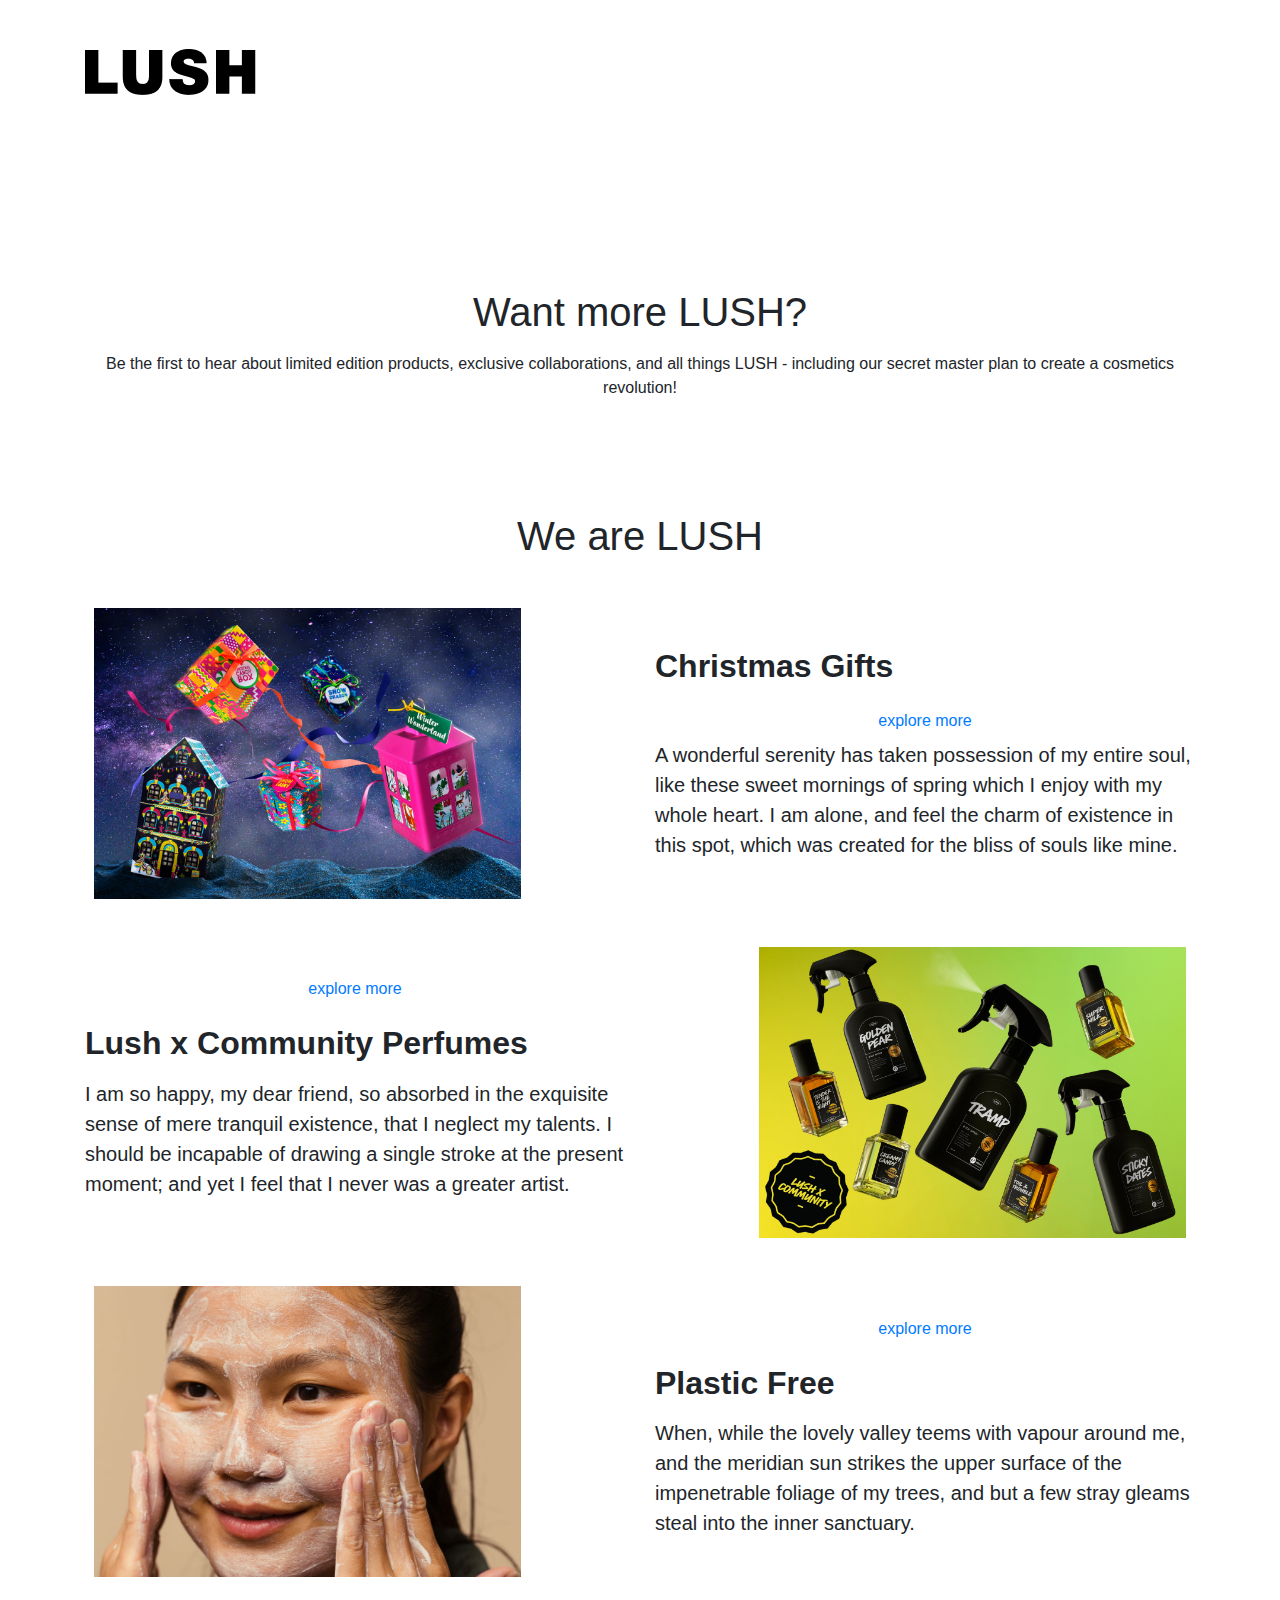
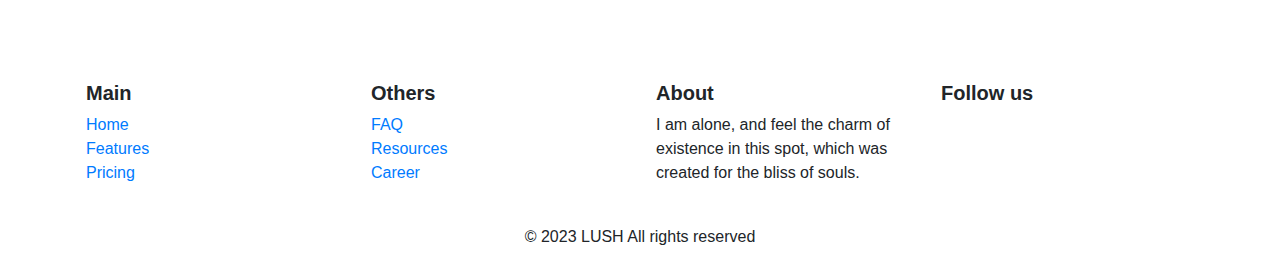
<file: index.html>
<!DOCTYPE html>
<html>
<head>
  <meta charset="utf-8">
  <meta name="viewport" content="width=device-width, initial-scale=1">
  <link rel="stylesheet" href="css/bootstrap-4.4.1.css" type="text/css">
</head>

<body>
  <nav class="navbar navbar-light">
    <div class="container"> 
		<a class="navbar-brand text-primary" href="#">
        <b><img src="images/commerce-site-logo_22.png" alt=""></b>
      </a> </div>
  </nav>
  <div class="py-5 text-center text-white" style="position: relative; overflow: hidden;"> <video autoplay="" loop="" muted="" plays-inline="" style="position: absolute; right: 0; top: 0; min-width:100%; z-index: -100;">
      <source src="images/giphy.gif" type="video/gif"> </video>
  </div>
  <div class="py-5 text-center">
    <div class="container">
      <div class="row">
        <div class="col-md-12">
          <h1 class="mb-3">Want more LUSH?</h1>
          <p>Be the first to hear about limited edition products, exclusive collaborations, and all things LUSH - including our secret master plan to create a cosmetics revolution!</p>
        </div>
      </div>
    </div>
  </div>
  <div class="py-5" >
    <div class="container">
      <div class="row">
        <div class="col-md-12">
          <h1 class="text-center mb-4">We are LUSH</h1>
          <div class="row">
            <div class="col-lg-5 col-md-6 p-md-4 col-3"> <img class="img-fluid d-block" src="images/Christmas_Gifts_New.jpg" width="1500"> </div>
            <div class="col-md-6 offset-lg-1 d-flex flex-column justify-content-center py-4">
              <h2 class="my-3"> <b>Christmas Gifts</b> </h2><a class="btn btn-link" href="christmas.html">explore more</a>
              <p class="lead">A wonderful serenity has taken possession of my entire soul, like these sweet mornings of spring which I enjoy with my whole heart. I am alone, and feel the charm of existence in this spot, which was created for the bliss of souls like mine.</p>
            </div>
          </div>
          <div class="row">
            <div class="col-md-6 d-flex flex-column justify-content-center order-2 order-md-1 py-4">
              <a class="btn btn-link" href="lush x.html">explore more</a>
              <h2 class="my-3"> <b>Lush x Community Perfumes</b> </h2>
              <p class="lead">I am so happy, my dear friend, so absorbed in the exquisite sense of mere tranquil existence, that I neglect my talents. I should be incapable of drawing a single stroke at the present moment; and yet I feel that I never was a greater artist.</p>
            </div>
            <div class="col-lg-5 col-md-6 p-md-4 col-3 offset-lg-1 order-1 order-md-2"> <img class="img-fluid d-block" src="images/Community_Perfumes_Group_Landscape.jpg" width="1500"> </div>
          </div>
          <div class="row">
            <div class="col-lg-5 col-md-6 p-md-4 col-3"> <img class="img-fluid d-block" src="images/vegan_skincare_hero.jpg" width="1500"> </div>
            <div class="col-md-6 offset-lg-1 d-flex flex-column justify-content-center py-4">
              <a class="btn btn-link" href="plastic free.html">explore more</a>
              <h2 class="my-3"> <b>Plastic Free</b> </h2>
              <p class="lead">When, while the lovely valley teems with vapour around me, and the meridian sun strikes the upper surface of the impenetrable foliage of my trees, and but a few stray gleams steal into the inner sanctuary.</p>
            </div>
          </div>
        </div>
      </div>
    </div>
  </div>
  <div class="py-3">
    <div class="container">
      <div class="row">
        <div class="col-lg-3 col-6 p-3">
          <h5> <b>Main</b> </h5>
          <ul class="list-unstyled">
            <li> <a href="#">Home</a> </li>
            <li> <a href="#">Features</a> </li>
            <li> <a href="#">Pricing</a> </li>
          </ul>
        </div>
        <div class="col-lg-3 col-6 p-3">
          <h5> <b>Others</b> </h5>
          <ul class="list-unstyled">
            <li> <a href="#">FAQ</a> </li>
            <li> <a href="#">Resources</a> </li>
            <li> <a href="#">Career</a> </li>
          </ul>
        </div>
        <div class="col-lg-3 col-md-6 p-3">
          <h5> <b>About</b> </h5>
          <p class="mb-0"> I am alone, and feel the charm of existence in this spot, which was created for the bliss of souls.</p>
        </div>
        <div class="col-lg-3 col-md-6 p-3">
          <h5> <b>Follow us</b> </h5>
          <div class="row">
            <div class="col-md-12 d-flex align-items-center justify-content-between my-2"> <a href="#">
                <i class="d-block fa fa-facebook-official text-muted fa-lg mr-2"></i>
              </a> <a href="#">
                <i class="d-block fa fa-instagram text-muted fa-lg mx-2"></i>
              </a> <a href="#">
                <i class="d-block fa fa-google-plus-official text-muted fa-lg mx-2"></i>
              </a> <a href="#">
                <i class="d-block fa fa-pinterest-p text-muted fa-lg mx-2"></i>
              </a> <a href="#">
                <i class="d-block fa fa-reddit text-muted fa-lg mx-2"></i>
              </a> <a href="#">
                <i class="d-block fa fa-twitter text-muted fa-lg ml-2"></i>
              </a> </div>
          </div>
        </div>
      </div>
      <div class="row">
        <div class="col-md-12 text-center">
          <p class="mb-0 mt-2">© 2023 LUSH All rights reserved</p>
        </div>
      </div>
    </div>
  </div>
 
  <script src="js/jquery-3.4.1.min.js" style=""></script>
  <script src="js/popper.min.js"></script>
  <script src="js/bootstrap-4.4.1.js"></script>
</body>

</html>
</file>
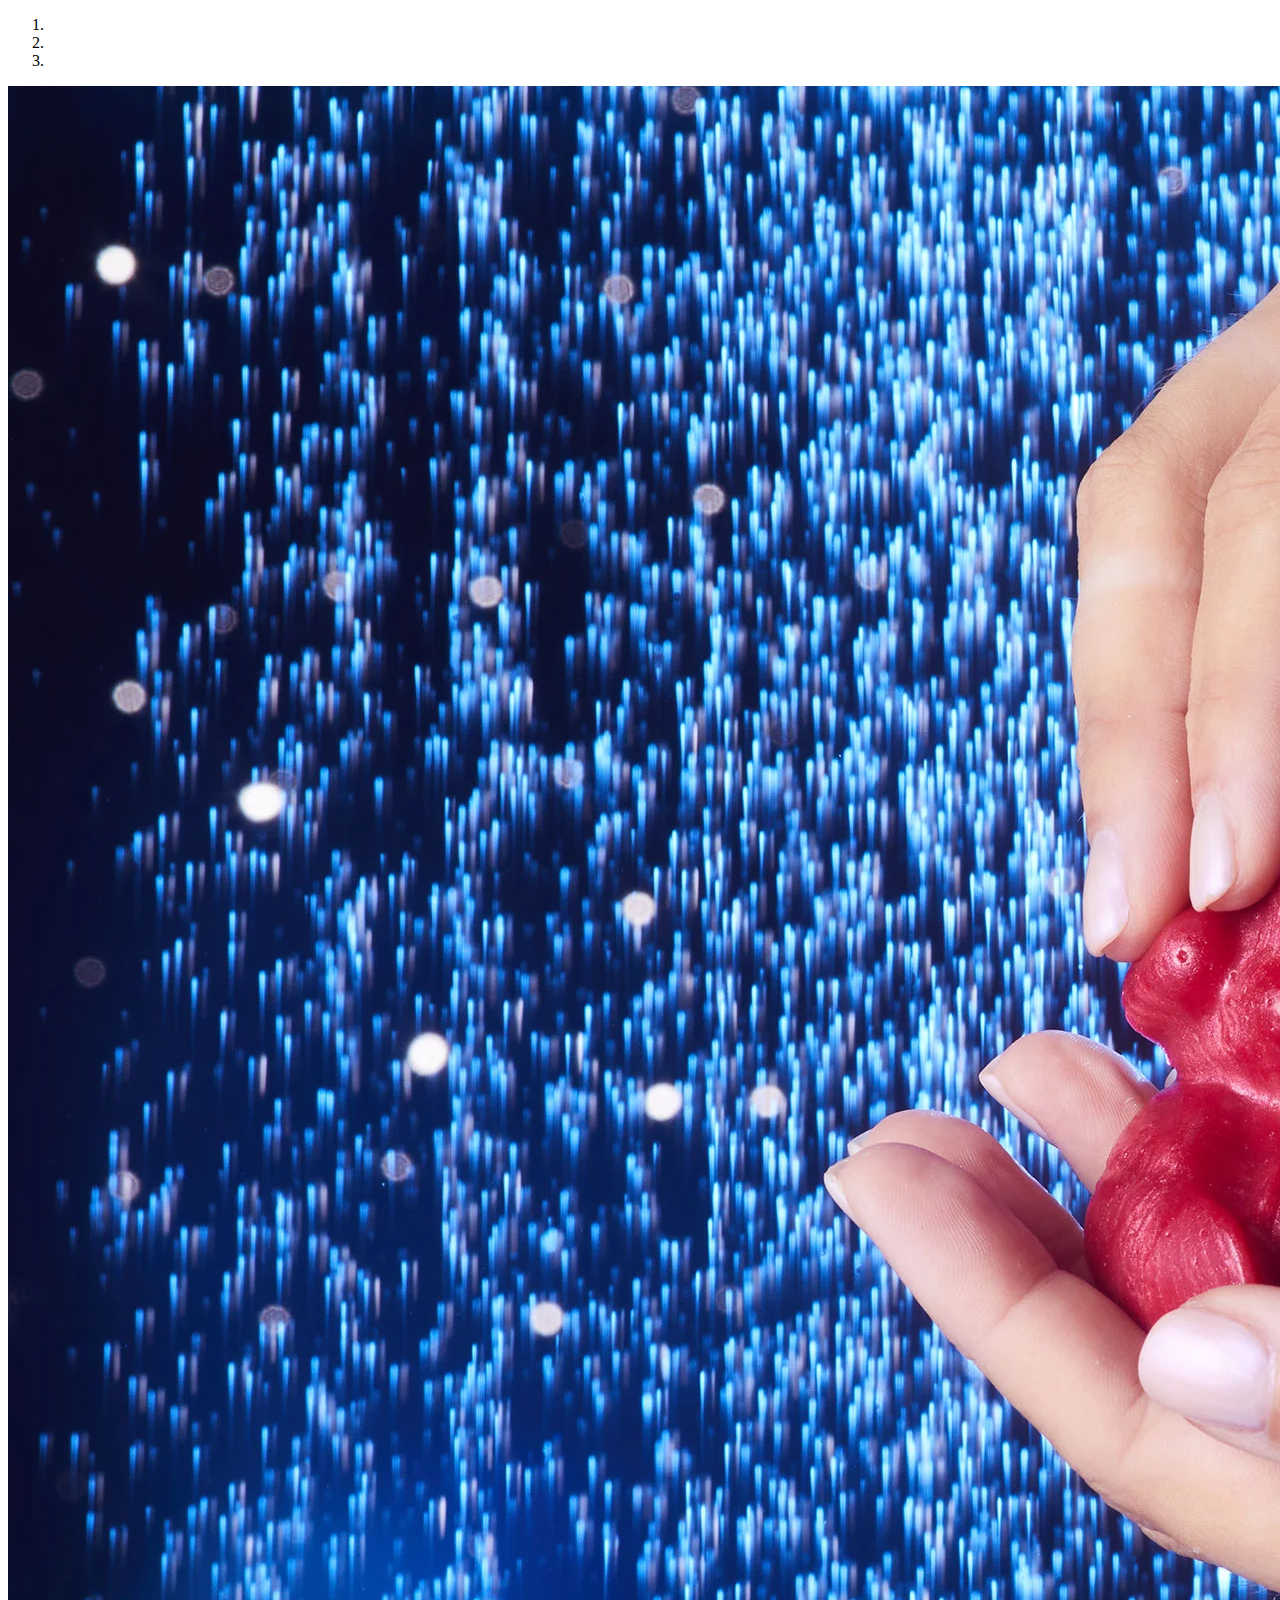
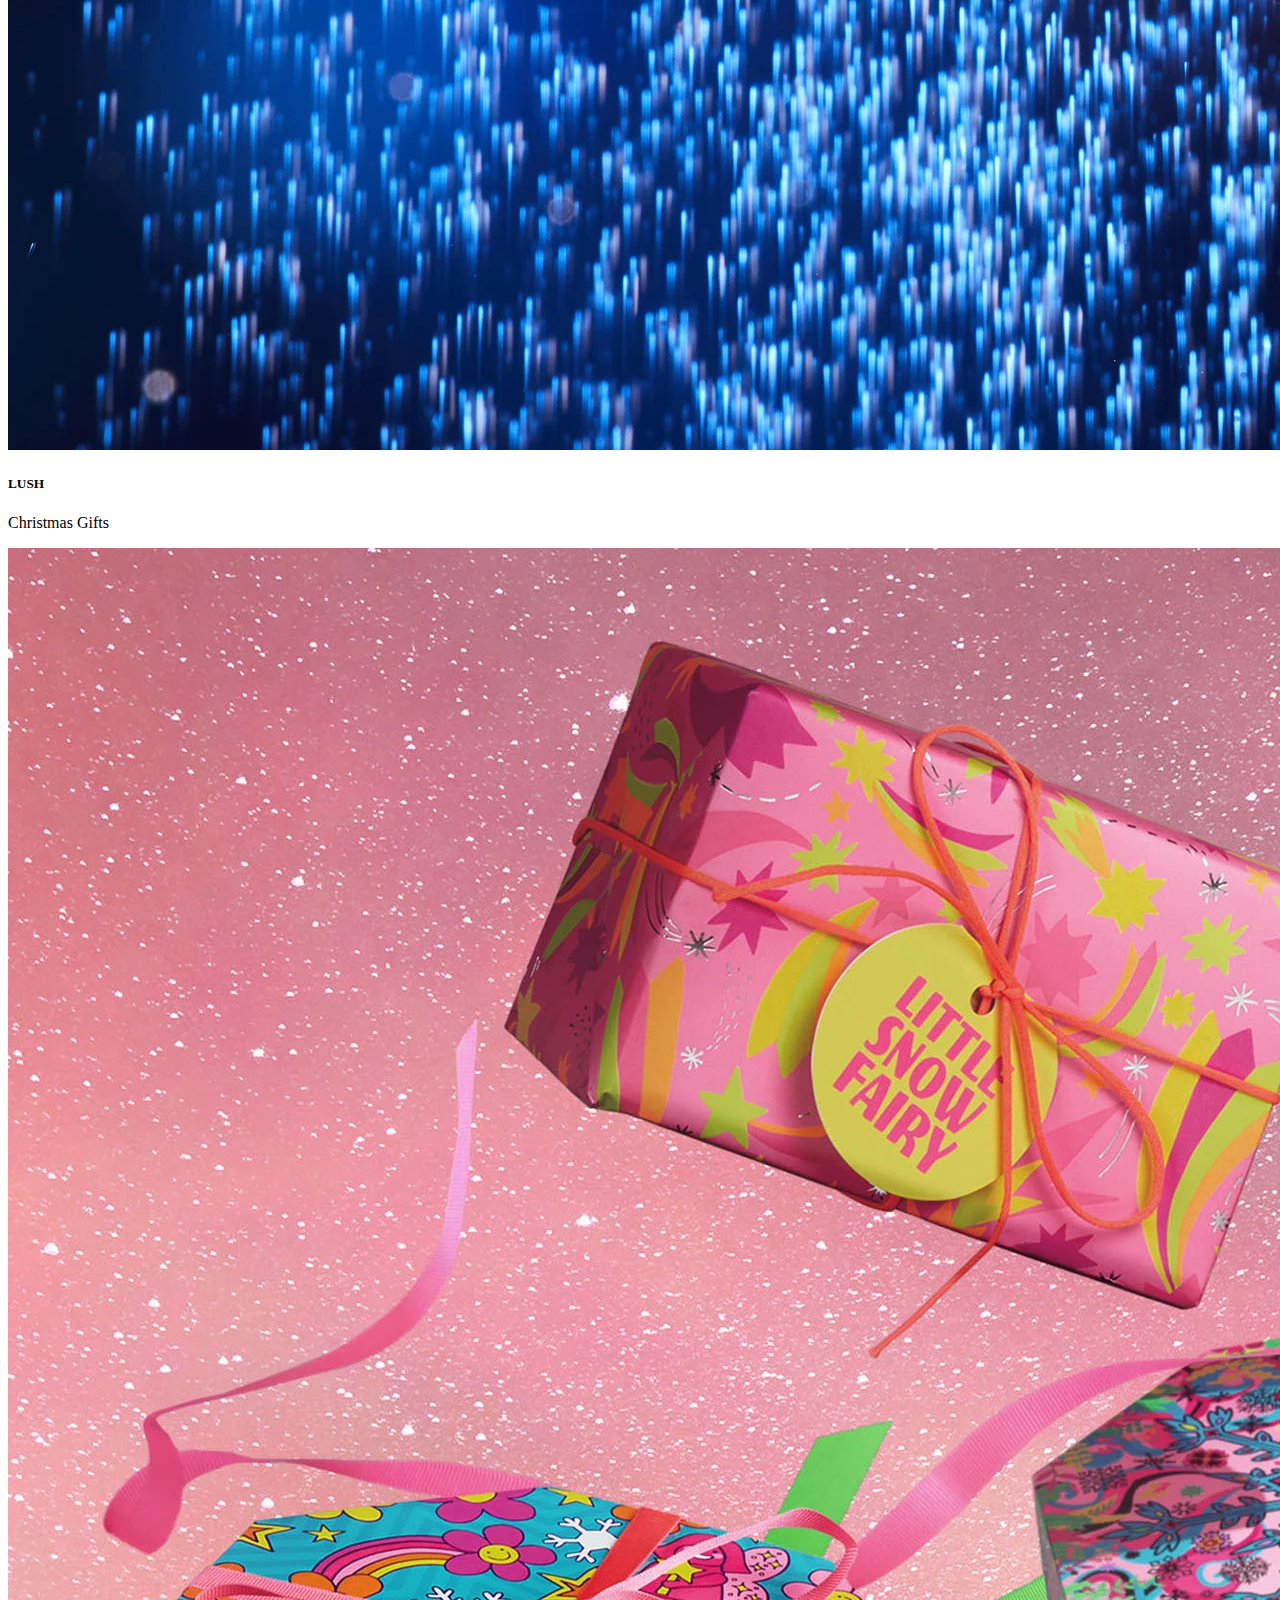
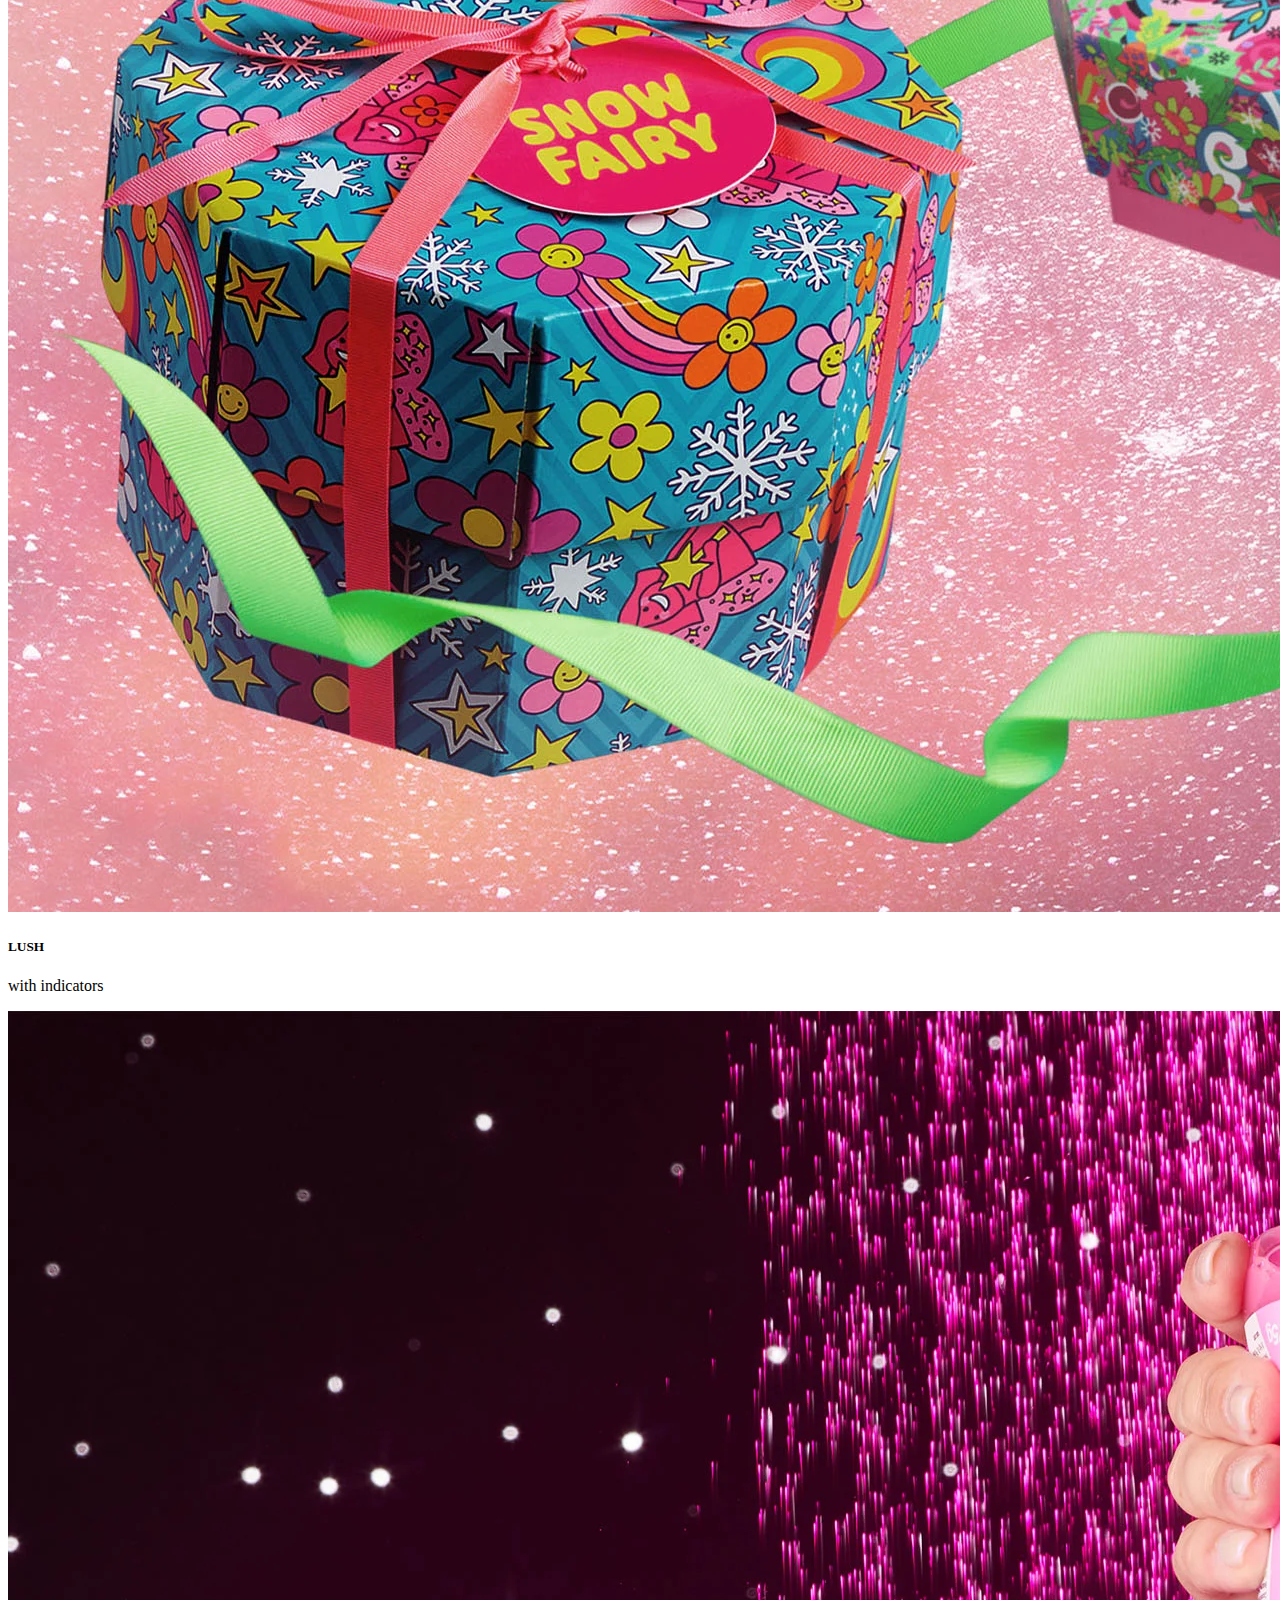
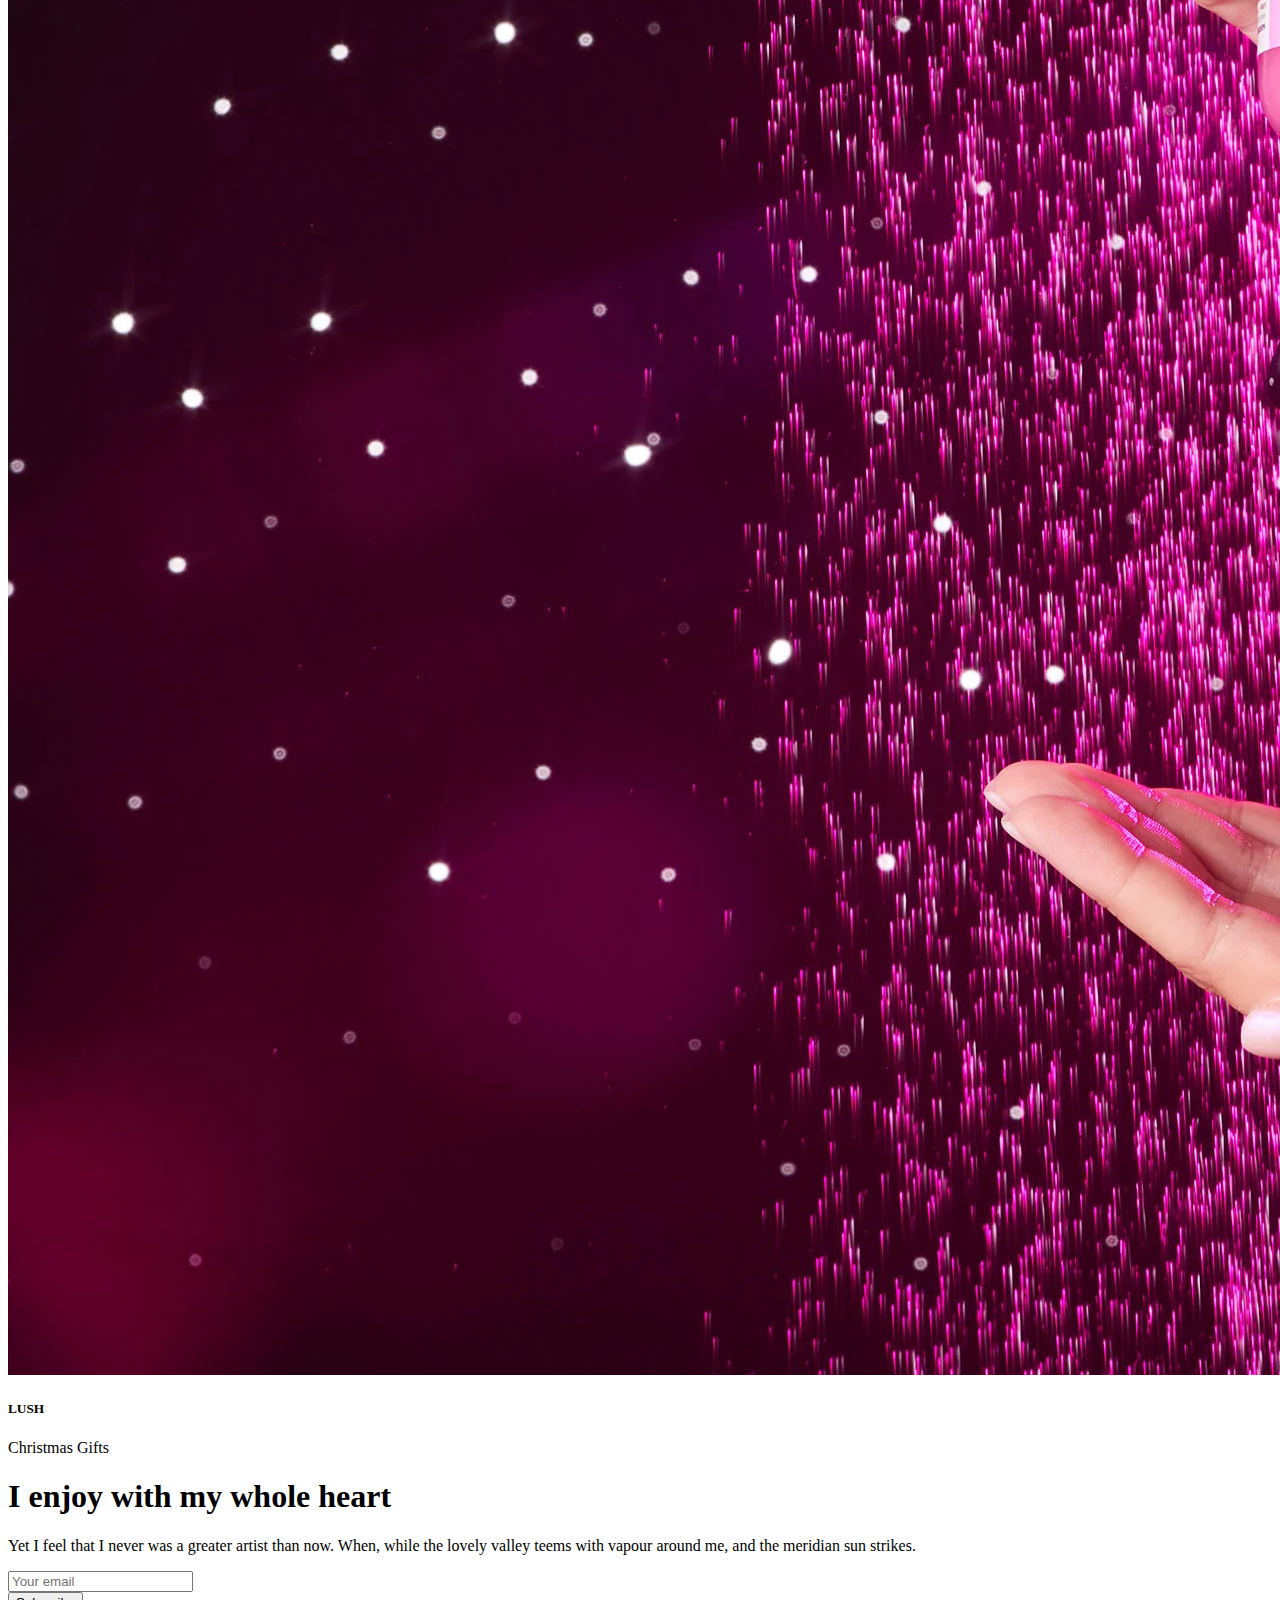
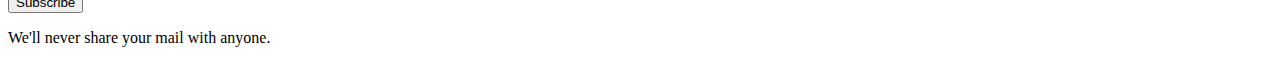
<file: christmas.html>
<!DOCTYPE html>
<html>

<head>
  <meta charset="utf-8">
  <meta name="viewport" content="width=device-width, initial-scale=1">
  <link rel="stylesheet" href="https://cdnjs.cloudflare.com/ajax/libs/font-awesome/4.7.0/css/font-awesome.min.css" type="text/css">
  <link rel="stylesheet" href="https://static.pingendo.com/bootstrap/bootstrap-4.3.1.css">
</head>

<body>
  <div class="py-5">
    <div class="container">
      <div class="row">
        <div class="col-md-12">
          <div id="carouselExampleIndicators" class="carousel slide carousel-fade" data-ride="carousel">
            <ol class="carousel-indicators">
              <li data-target="#carouselExampleIndicators" data-slide-to="0" class="active"> </li>
              <li data-target="#carouselExampleIndicators" data-slide-to="1"> </li>
              <li data-target="#carouselExampleIndicators" data-slide-to="2"> </li>
            </ol>
            <div class="carousel-inner">
              <div class="carousel-item active"> <img class="d-block img-fluid w-100" src="images/Bouncing_Santa.jpg">
                <div class="carousel-caption">
                  <h5 class="m-0">LUSH</h5>
                  <p>Christmas Gifts</p>
                </div>
              </div>
              <div class="carousel-item "> <img class="d-block img-fluid w-100" src="images/snow_fairy_gifts_group_shot_2023.jpg">
                <div class="carousel-caption">
                  <h5 class="m-0">LUSH</h5>
                  <p>with indicators</p>
                </div>
              </div>
              <div class="carousel-item"> <img class="d-block img-fluid w-100" src="images/SF_Shower_gel.jpg">
                <div class="carousel-caption">
                  <h5 class="m-0">LUSH</h5>
                  <p>Christmas Gifts</p>
                </div>
              </div>
            </div>
          </div>
        </div>
      </div>
    </div>
  </div>
  <div class="py-5 text-center">
    <div class="container">
      <div class="row">
        <div class="mx-auto col-lg-6">
          <h1> I enjoy with my whole heart</h1>
          <p class="mb-4">Yet I feel that I never was a greater artist than now. When, while the lovely valley teems with vapour around me, and the meridian sun strikes.</p>
          <form class="form-inline d-flex justify-content-center">
            <div class="input-group"> <input type="email" class="form-control form-control-lg" placeholder="Your email" id="form3">
              <div class="input-group-append"> <button class="btn btn-primary" type="button">Subscribe</button> </div>
            </div>
          </form>
          <p class="small">We'll never share your mail with anyone.</p>
        </div>
      </div>
    </div>
  </div>
  <script src="https://code.jquery.com/jquery-3.3.1.slim.min.js" integrity="sha384-q8i/X+965DzO0rT7abK41JStQIAqVgRVzpbzo5smXKp4YfRvH+8abtTE1Pi6jizo" crossorigin="anonymous" style=""></script>
  <script src="https://cdnjs.cloudflare.com/ajax/libs/popper.js/1.14.6/umd/popper.min.js" integrity="sha384-wHAiFfRlMFy6i5SRaxvfOCifBUQy1xHdJ/yoi7FRNXMRBu5WHdZYu1hA6ZOblgut" crossorigin="anonymous" style=""></script>
  <script src="https://stackpath.bootstrapcdn.com/bootstrap/4.3.1/js/bootstrap.min.js" integrity="sha384-JjSmVgyd0p3pXB1rRibZUAYoIIy6OrQ6VrjIEaFf/nJGzIxFDsf4x0xIM+B07jRM" crossorigin="anonymous" style=""></script>
  
</body>

</html>
</file>
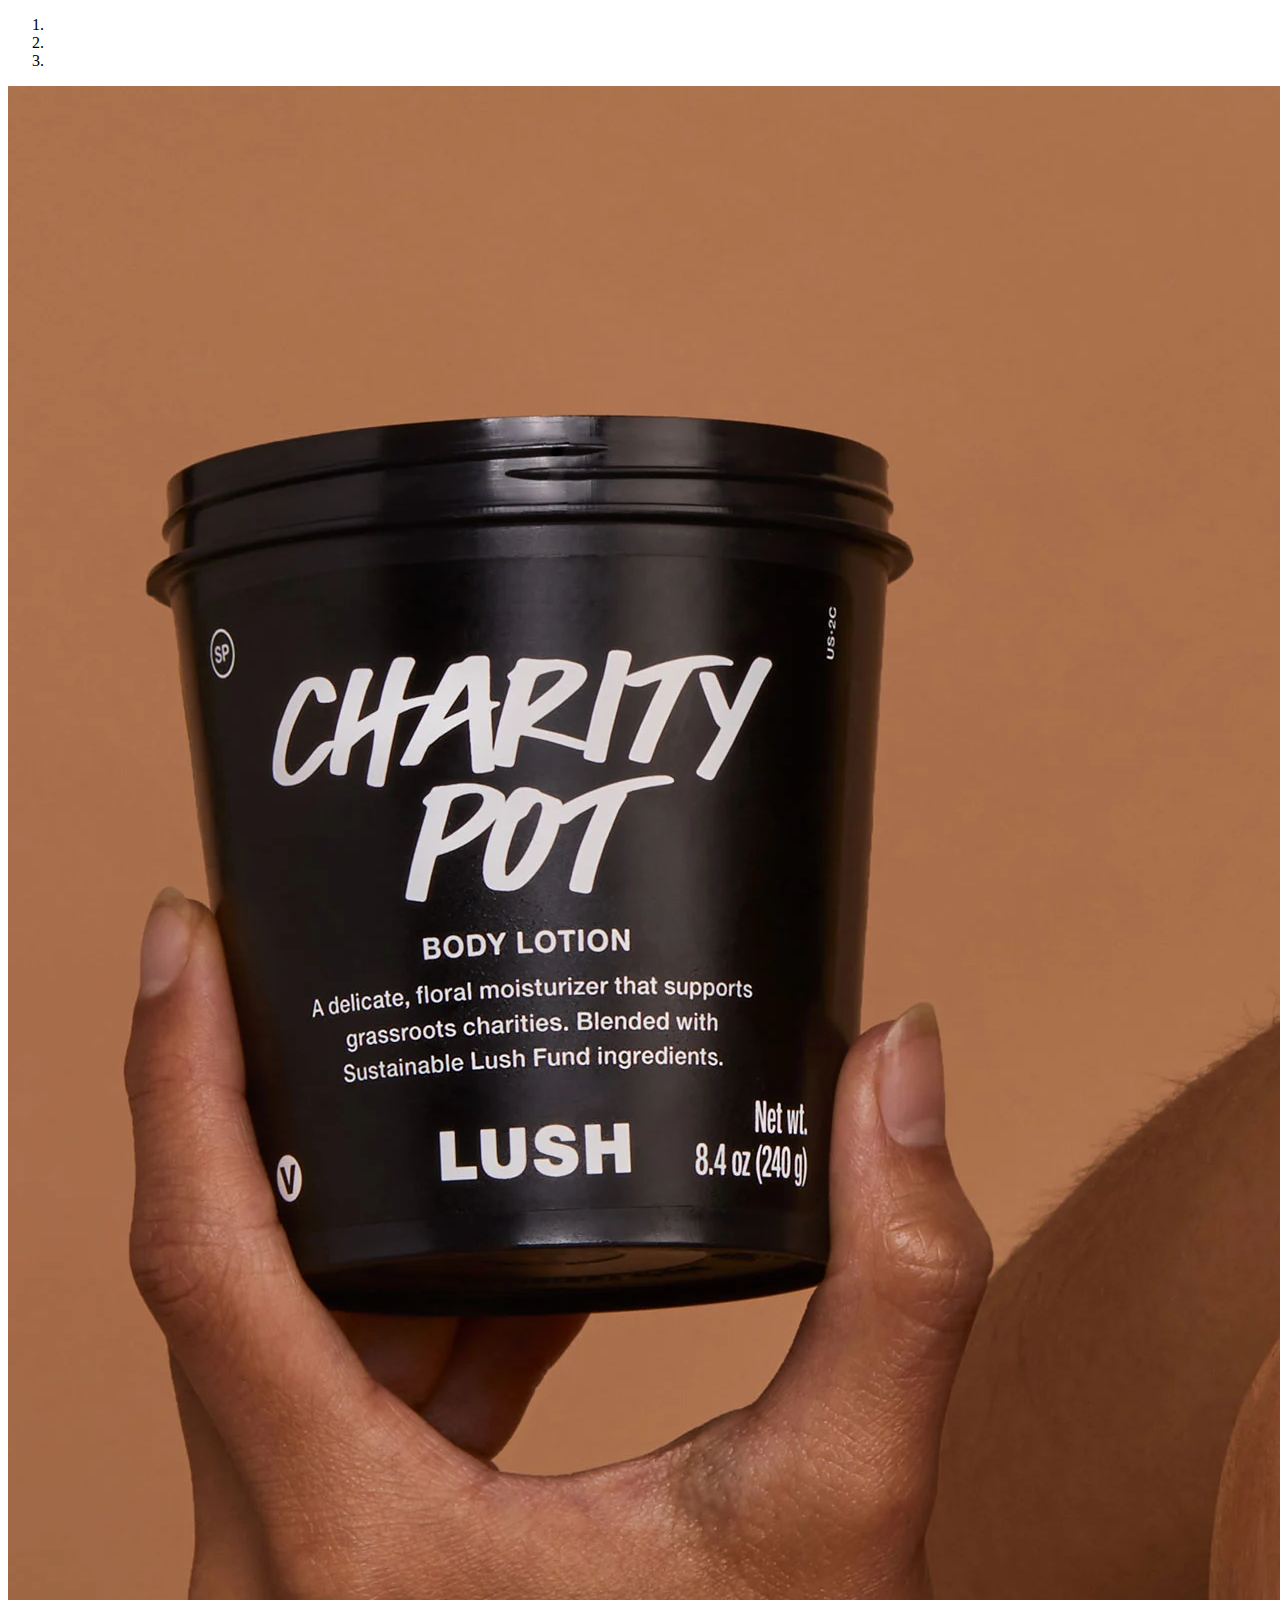
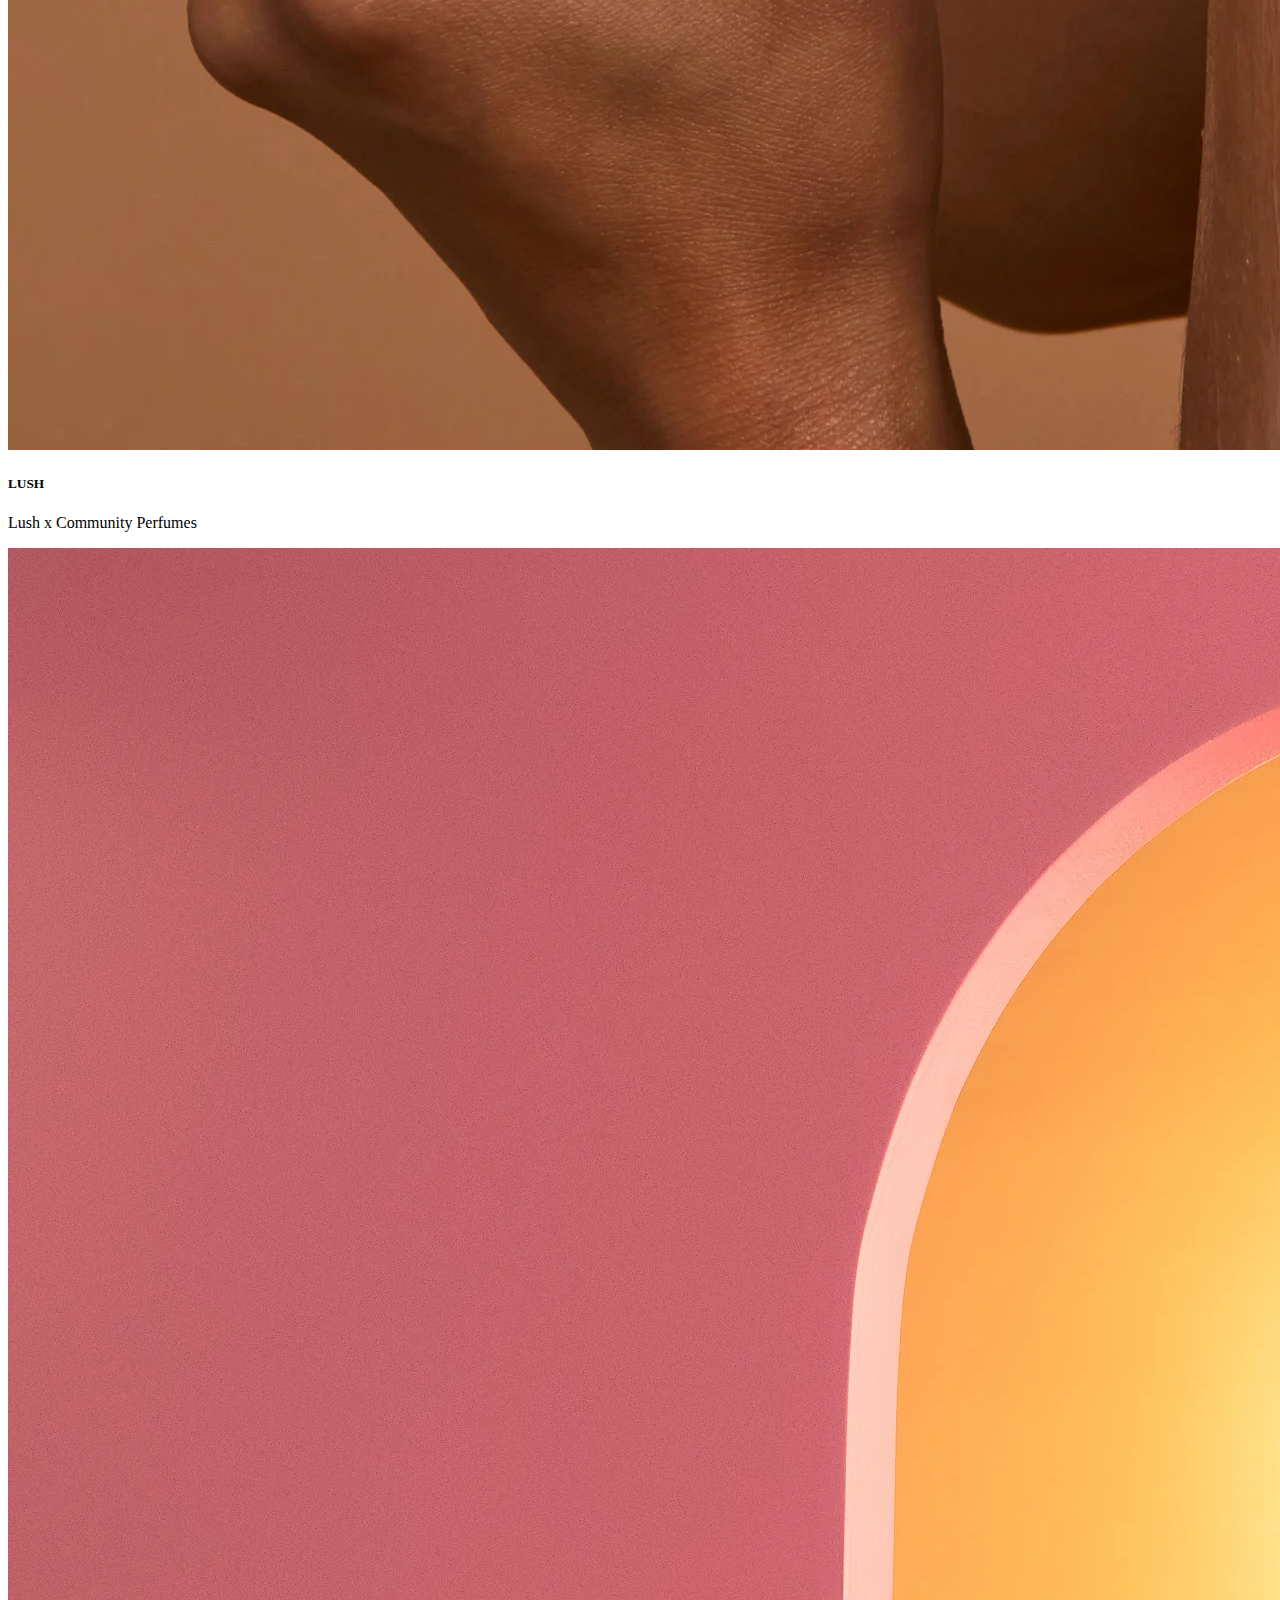
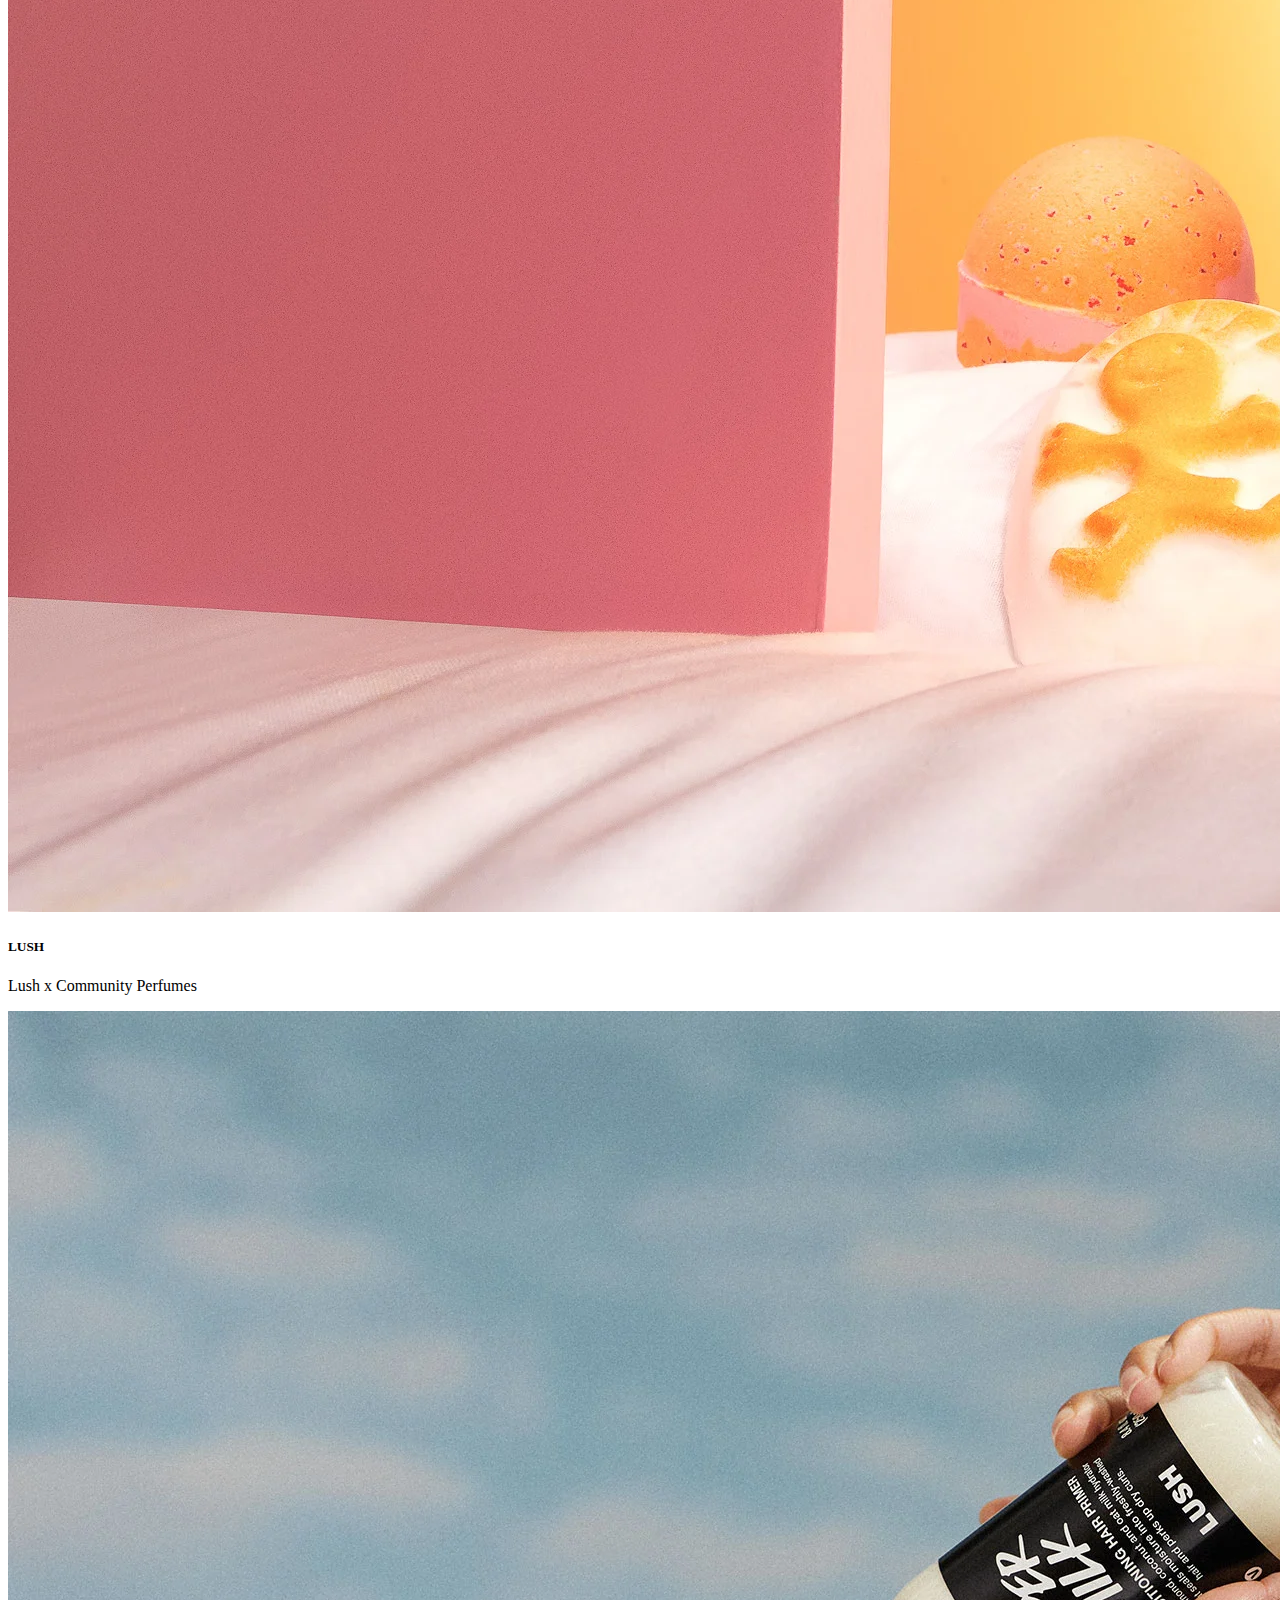
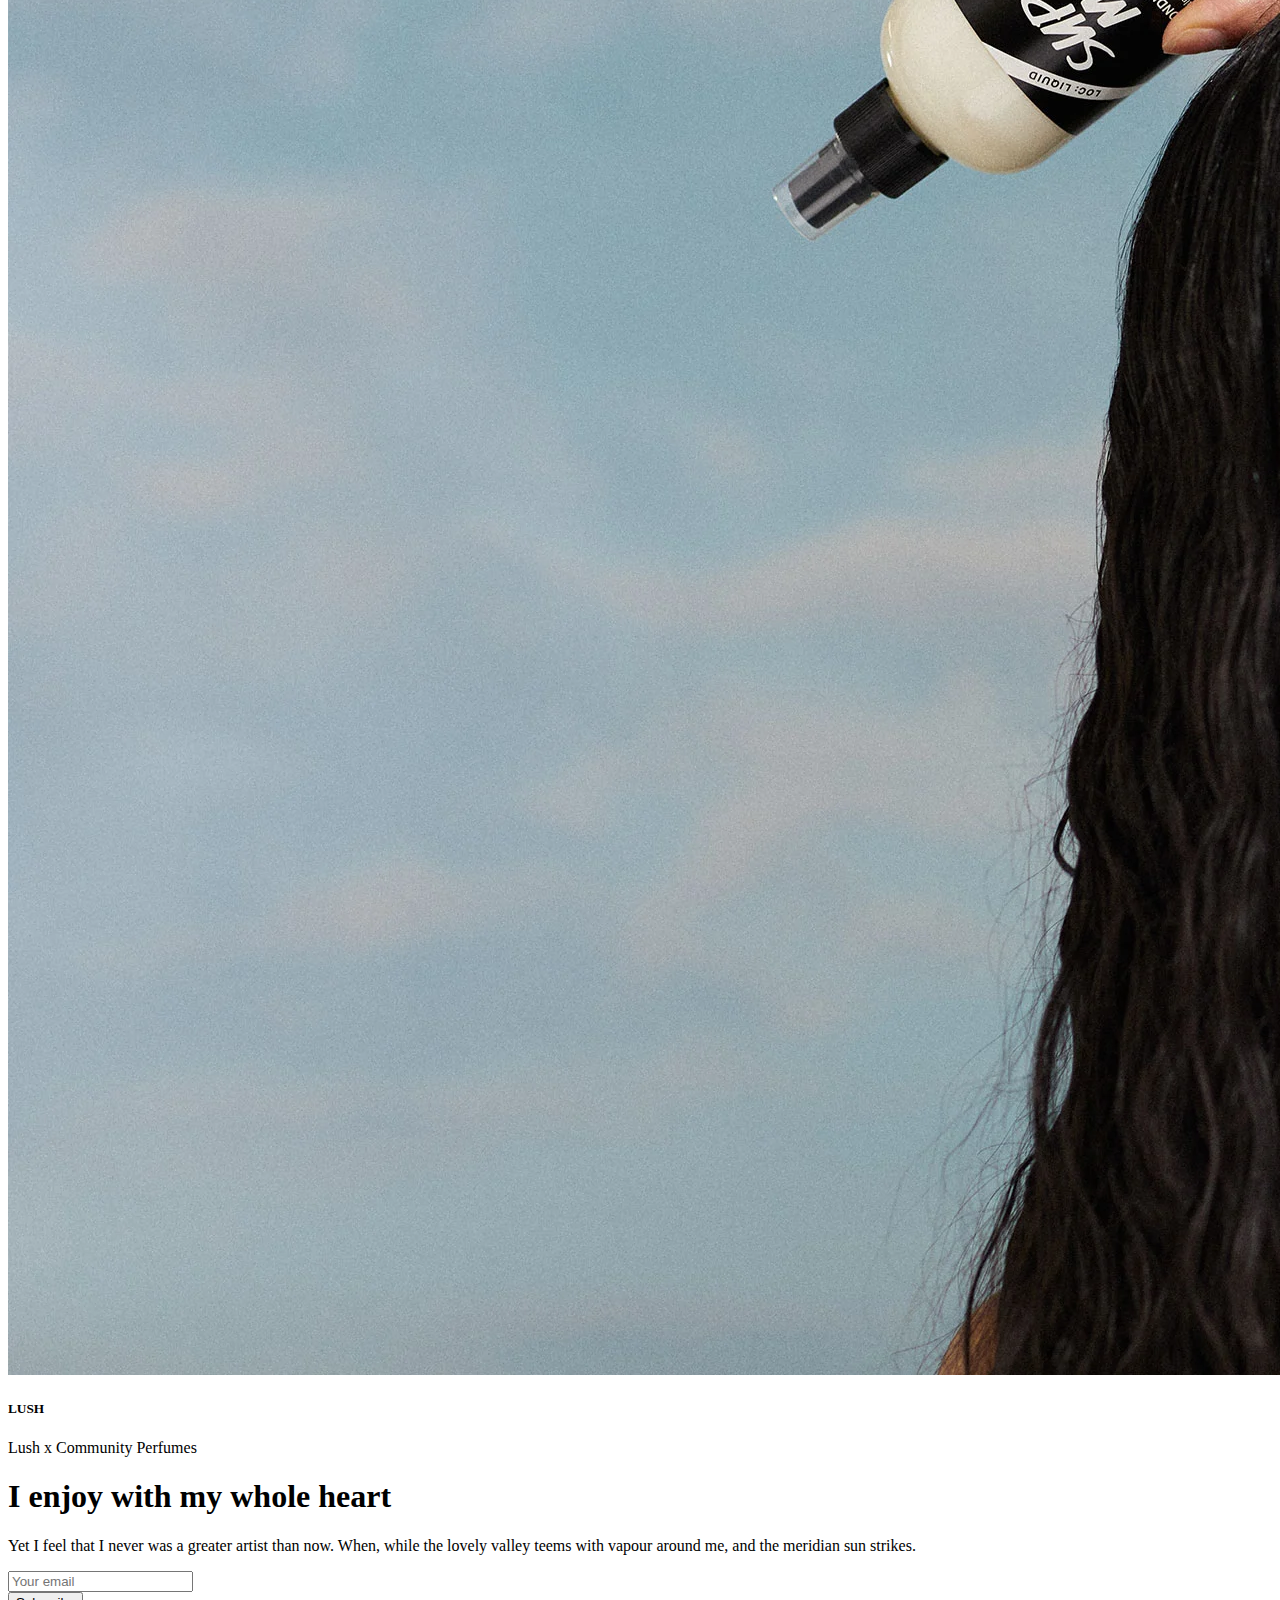
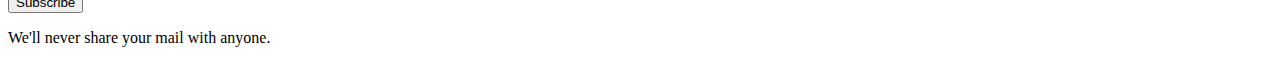
<file: lush x.html>
<!doctype html>
<html>

<head>
  <meta charset="utf-8">
  <meta name="viewport" content="width=device-width, initial-scale=1">
  <link rel="stylesheet" href="https://cdnjs.cloudflare.com/ajax/libs/font-awesome/4.7.0/css/font-awesome.min.css" type="text/css">
  <link rel="stylesheet" href="https://static.pingendo.com/bootstrap/bootstrap-4.3.1.css">
</head>

<body>
  <div class="py-5">
    <div class="container">
      <div class="row">
        <div class="col-md-12">
          <div id="carouselExampleIndicators" class="carousel slide carousel-fade" data-ride="carousel">
            <ol class="carousel-indicators">
              <li data-target="#carouselExampleIndicators" data-slide-to="0" class="active"> </li>
              <li data-target="#carouselExampleIndicators" data-slide-to="1"> </li>
              <li data-target="#carouselExampleIndicators" data-slide-to="2"> </li>
            </ol>
            <div class="carousel-inner">
              <div class="carousel-item active"> <img class="d-block img-fluid w-100" src="images/charity_pot.jpg">
                <div class="carousel-caption">
                  <h5 class="m-0">LUSH</h5>
                  <p>Lush x Community Perfumes</p>
                </div>
              </div>
              <div class="carousel-item "> <img class="d-block img-fluid w-100" src="images/January_kitchen_box_2024_landscape.jpg">
                <div class="carousel-caption">
                  <h5 class="m-0">LUSH</h5>
                  <p>Lush x Community Perfumes</p>
                </div>
              </div>
              <div class="carousel-item"> <img class="d-block img-fluid w-100" src="images/SP.jpg">
                <div class="carousel-caption">
                  <h5 class="m-0">LUSH</h5>
                  <p>Lush x Community Perfumes</p>
                </div>
              </div>
            </div>
          </div>
        </div>
      </div>
    </div>
  </div>
  <div class="py-5 text-center">
    <div class="container">
      <div class="row">
        <div class="mx-auto col-lg-6">
          <h1> I enjoy with my whole heart</h1>
          <p class="mb-4">Yet I feel that I never was a greater artist than now. When, while the lovely valley teems with vapour around me, and the meridian sun strikes.</p>
          <form class="form-inline d-flex justify-content-center">
            <div class="input-group"> <input type="email" class="form-control form-control-lg" placeholder="Your email" id="form3">
              <div class="input-group-append"> <button class="btn btn-primary" type="button">Subscribe</button> </div>
            </div>
          </form>
          <p class="small">We'll never share your mail with anyone.</p>
        </div>
      </div>
    </div>
  </div>
  <script src="https://code.jquery.com/jquery-3.3.1.slim.min.js" integrity="sha384-q8i/X+965DzO0rT7abK41JStQIAqVgRVzpbzo5smXKp4YfRvH+8abtTE1Pi6jizo" crossorigin="anonymous" style=""></script>
  <script src="https://cdnjs.cloudflare.com/ajax/libs/popper.js/1.14.6/umd/popper.min.js" integrity="sha384-wHAiFfRlMFy6i5SRaxvfOCifBUQy1xHdJ/yoi7FRNXMRBu5WHdZYu1hA6ZOblgut" crossorigin="anonymous" style=""></script>
  <script src="https://stackpath.bootstrapcdn.com/bootstrap/4.3.1/js/bootstrap.min.js" integrity="sha384-JjSmVgyd0p3pXB1rRibZUAYoIIy6OrQ6VrjIEaFf/nJGzIxFDsf4x0xIM+B07jRM" crossorigin="anonymous" style=""></script>
  
</body>

</html>
</file>
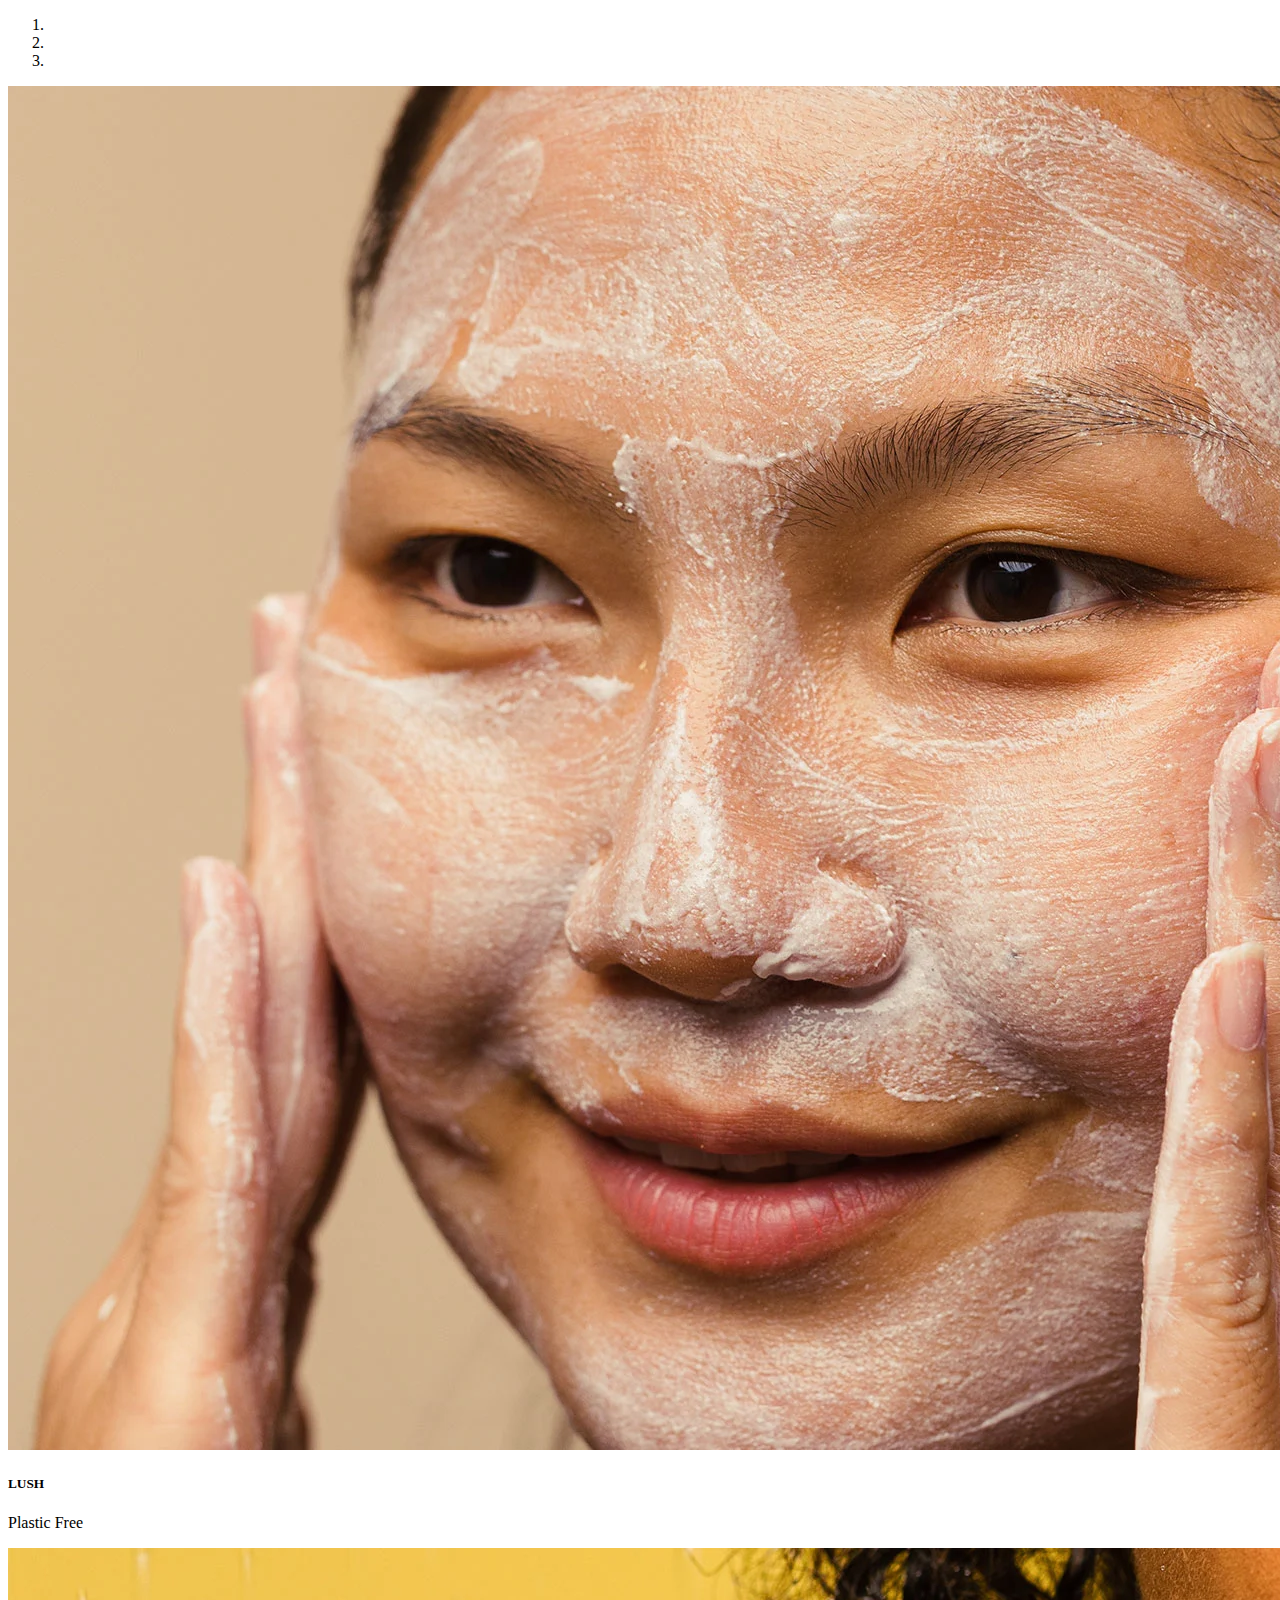
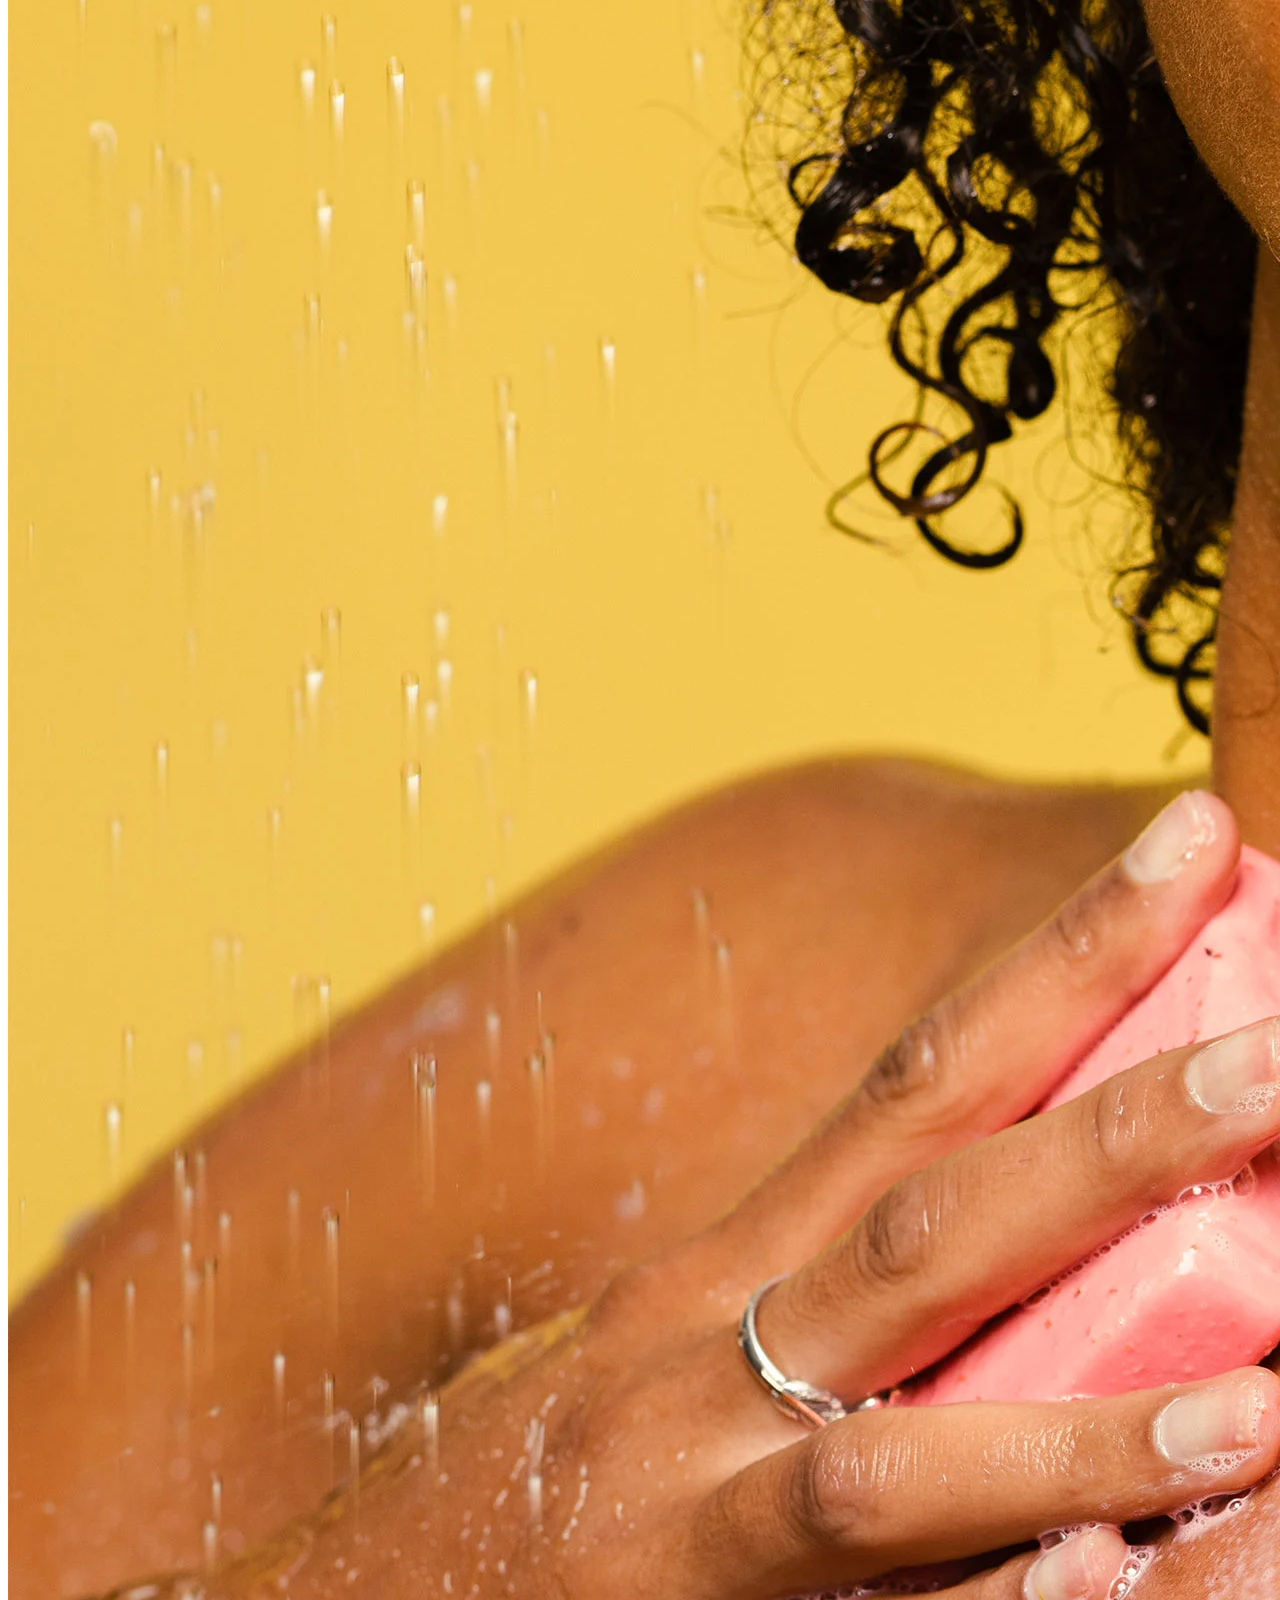
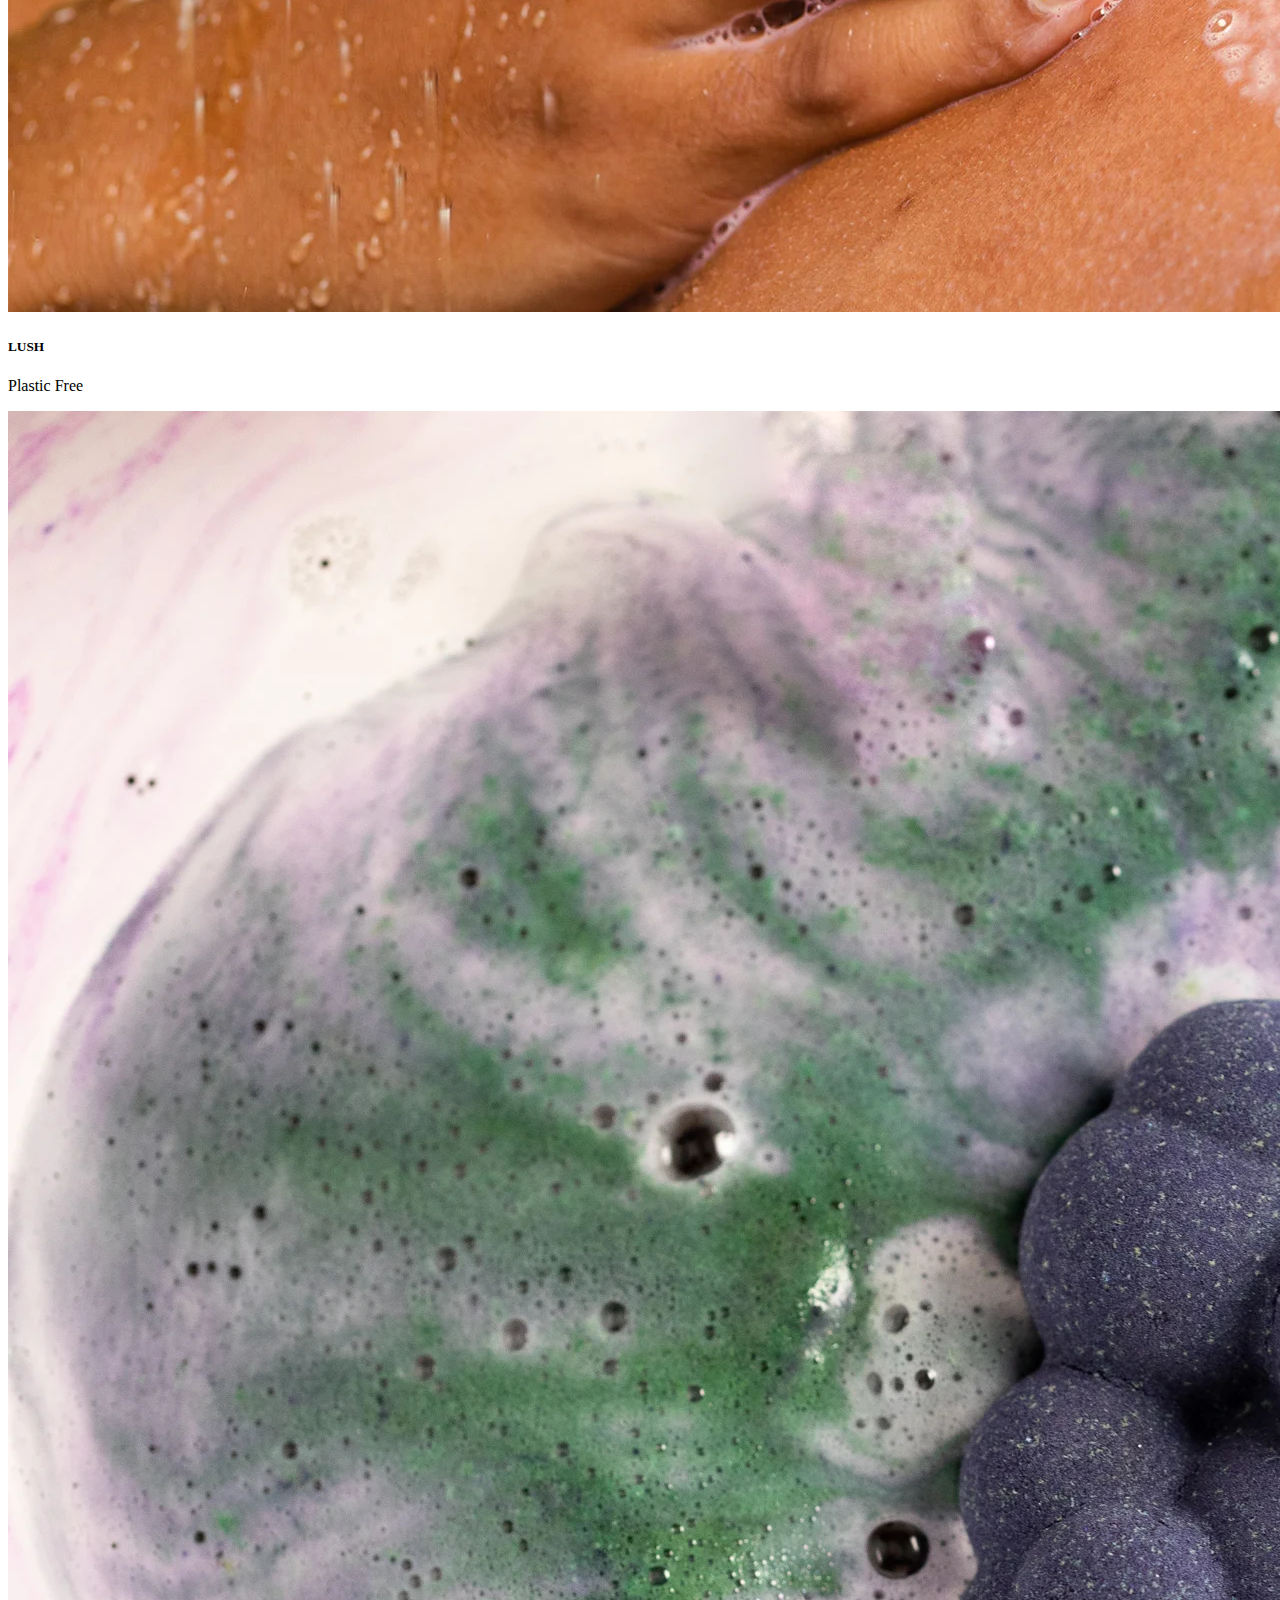
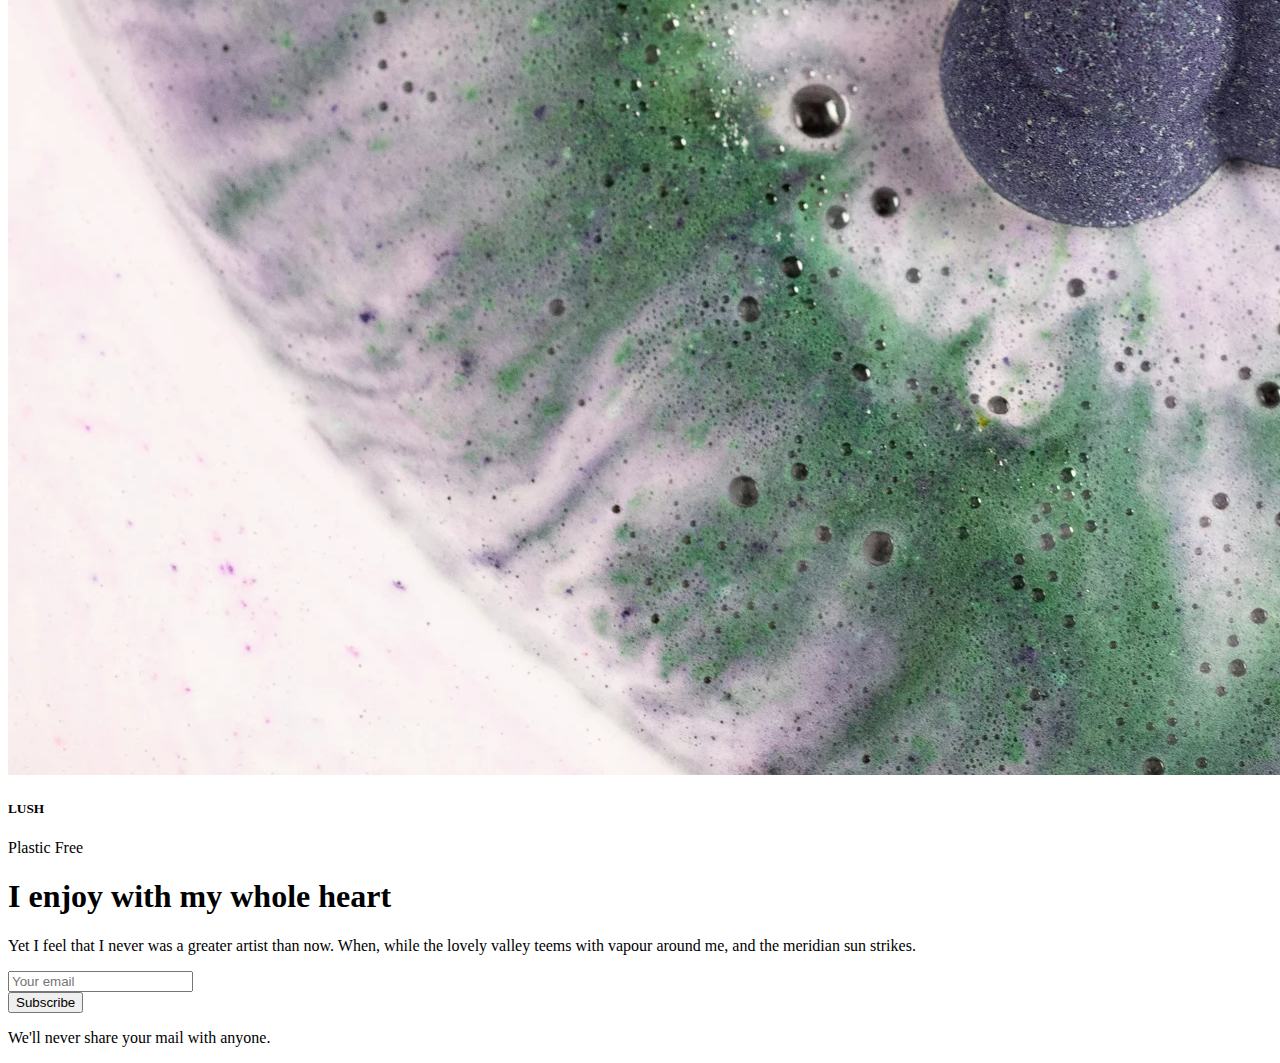
<file: plastic free.html>
<!doctype html>
<html>

<head>
  <meta charset="utf-8">
  <meta name="viewport" content="width=device-width, initial-scale=1">
  <link rel="stylesheet" href="https://cdnjs.cloudflare.com/ajax/libs/font-awesome/4.7.0/css/font-awesome.min.css" type="text/css">
  <link rel="stylesheet" href="https://static.pingendo.com/bootstrap/bootstrap-4.3.1.css">
</head>

<body>
  <div class="py-5">
    <div class="container">
      <div class="row">
        <div class="col-md-12">
          <div id="carouselExampleIndicators" class="carousel slide carousel-fade" data-ride="carousel">
            <ol class="carousel-indicators">
              <li data-target="#carouselExampleIndicators" data-slide-to="0" class="active"> </li>
              <li data-target="#carouselExampleIndicators" data-slide-to="1"> </li>
              <li data-target="#carouselExampleIndicators" data-slide-to="2"> </li>
            </ol>
            <div class="carousel-inner">
              <div class="carousel-item active"> <img class="d-block img-fluid w-100" src="images/vegan_skincare_hero.jpg">
                <div class="carousel-caption">
                  <h5 class="m-0">LUSH</h5>
                  <p>Plastic Free</p>
                </div>
              </div>
              <div class="carousel-item "> <img class="d-block img-fluid w-100" src="images/lotus_flower_soap.jpg">
                <div class="carousel-caption">
                  <h5 class="m-0">LUSH</h5>
                  <p>Plastic Free</p>
                </div>
              </div>
              <div class="carousel-item"> <img class="d-block img-fluid w-100" src="images/the_cloud_bath_bomb_hero_image_2023-2_1.jpg">
                <div class="carousel-caption">
                  <h5 class="m-0">LUSH</h5>
                  <p>Plastic Free</p>
                </div>
              </div>
            </div>
          </div>
        </div>
      </div>
    </div>
  </div>
  <div class="py-5 text-center">
    <div class="container">
      <div class="row">
        <div class="mx-auto col-lg-6">
          <h1> I enjoy with my whole heart</h1>
          <p class="mb-4">Yet I feel that I never was a greater artist than now. When, while the lovely valley teems with vapour around me, and the meridian sun strikes.</p>
          <form class="form-inline d-flex justify-content-center">
            <div class="input-group"> <input type="email" class="form-control form-control-lg" placeholder="Your email" id="form3">
              <div class="input-group-append"> <button class="btn btn-primary" type="button">Subscribe</button> </div>
            </div>
          </form>
          <p class="small">We'll never share your mail with anyone.</p>
        </div>
      </div>
    </div>
  </div>
  <script src="https://code.jquery.com/jquery-3.3.1.slim.min.js" integrity="sha384-q8i/X+965DzO0rT7abK41JStQIAqVgRVzpbzo5smXKp4YfRvH+8abtTE1Pi6jizo" crossorigin="anonymous" style=""></script>
  <script src="https://cdnjs.cloudflare.com/ajax/libs/popper.js/1.14.6/umd/popper.min.js" integrity="sha384-wHAiFfRlMFy6i5SRaxvfOCifBUQy1xHdJ/yoi7FRNXMRBu5WHdZYu1hA6ZOblgut" crossorigin="anonymous" style=""></script>
  <script src="https://stackpath.bootstrapcdn.com/bootstrap/4.3.1/js/bootstrap.min.js" integrity="sha384-JjSmVgyd0p3pXB1rRibZUAYoIIy6OrQ6VrjIEaFf/nJGzIxFDsf4x0xIM+B07jRM" crossorigin="anonymous" style=""></script>
  
</body>

</html>
</file>
